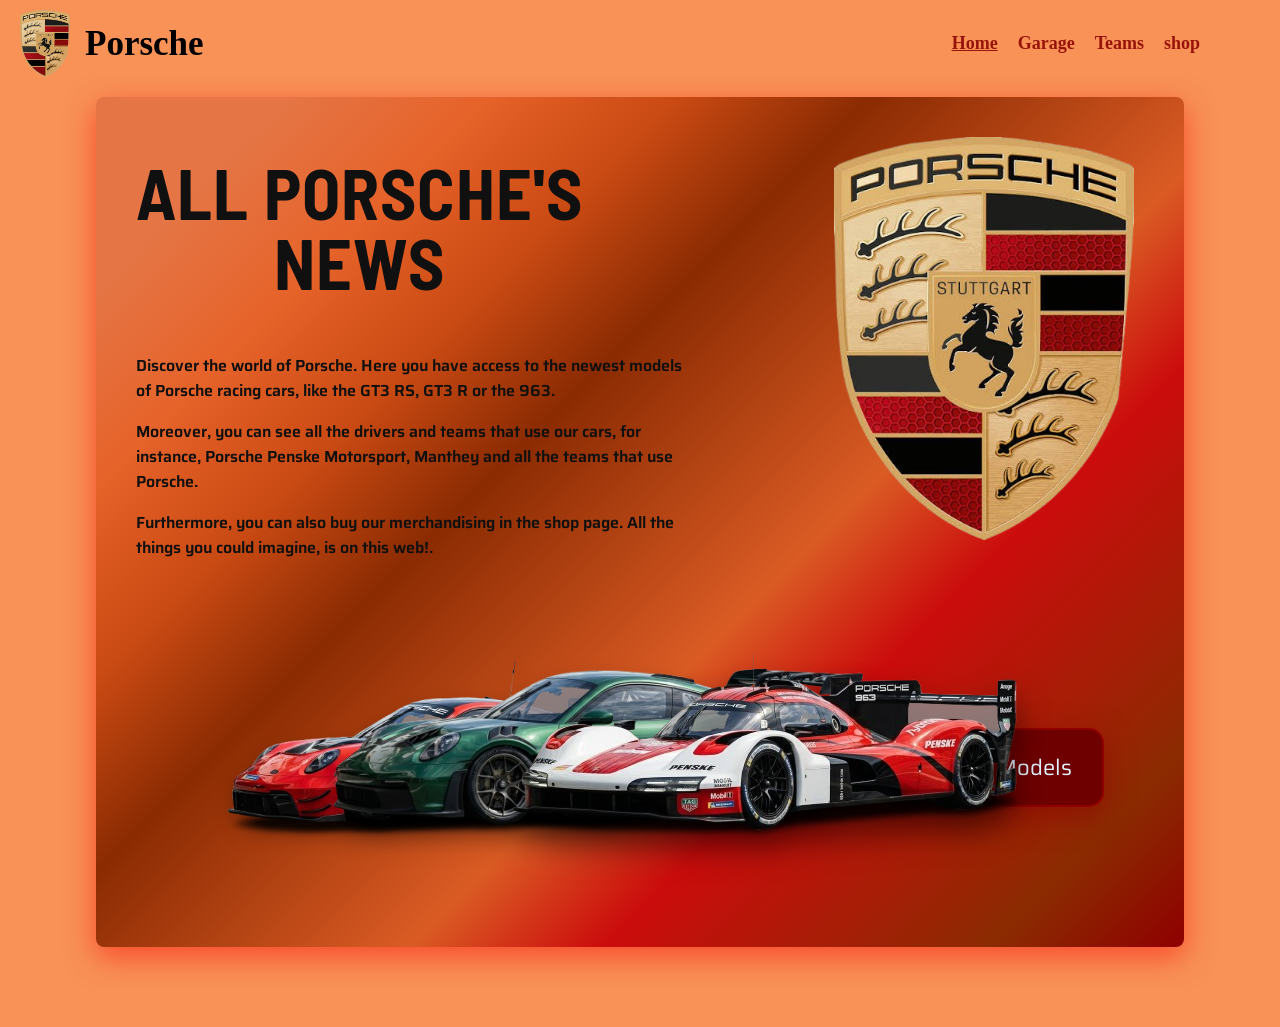
<file: index.html>
<!doctype html>
<html lang="en">
  <head>
    <meta charset="UTF-8" />
    <meta name="viewport" content="width=device-width, initial-scale=1.0" />
    <title>Porsche</title>
    <link rel="stylesheet" href="Porsche-styles.css" />
  </head>
  <body>
    <header>
      <div class="logo-span-header">
        <img
          src="porsche images\logo_porsche-removebg-preview.png"
          alt="logo-porsche"
        />
        <span>Porsche</span>
      </div>

      <nav class="nav-rapida">
        <a class="active" href="index.html">Home</a>
        <a href="garage-porsche.html">Garage</a>
        <a href="teams.html">Teams</a>
        <a href="porsche-shop.html">shop</a>
      </nav>
    </header>
    <main>
      <div class="h1-home">
        <h1>
          All Porsche's<br />
          News
        </h1>
      </div>
      <div class="p-intro-home">
        <p>
          Discover the world of Porsche. Here you have access to the newest
          models of Porsche racing cars, like the GT3 RS, GT3 R or the 963.
        </p>
        <p>
          Moreover, you can see all the drivers and teams that use our cars, for
          instance, Porsche Penske Motorsport, Manthey and all the teams that
          use Porsche.
        </p>
        <p>
          Furthermore, you can also buy our merchandising in the shop page. All
          the things you could imagine, is on this web!.
        </p>
      </div>
      <div class="logo-main-home">
        <img src="porsche images\logo_porsche-removebg-preview.png" />
      </div>
      <div class="coches-home">
        <img
          class="gt3-r"
          src="porsche images\Gemini_Generated_Image_kulfz8kulfz8kulf-removebg-preview.png"
        />
        <img
          class="porsche-963"
          src="porsche images\Gemini_Generated_Image_7p9y5t7p9y5t7p9y-removebg-preview.png"
        />
        <img
          class="gt3-rs"
          src="porsche images\Gemini_Generated_Image_4prryj4prryj4prr-removebg-preview.png"
        />
      </div>
      <div class="explore-models-home">
        <a href="garage-porsche.html">Explore Models</a>
      </div>
    </main>
  </body>
</html>
</file>
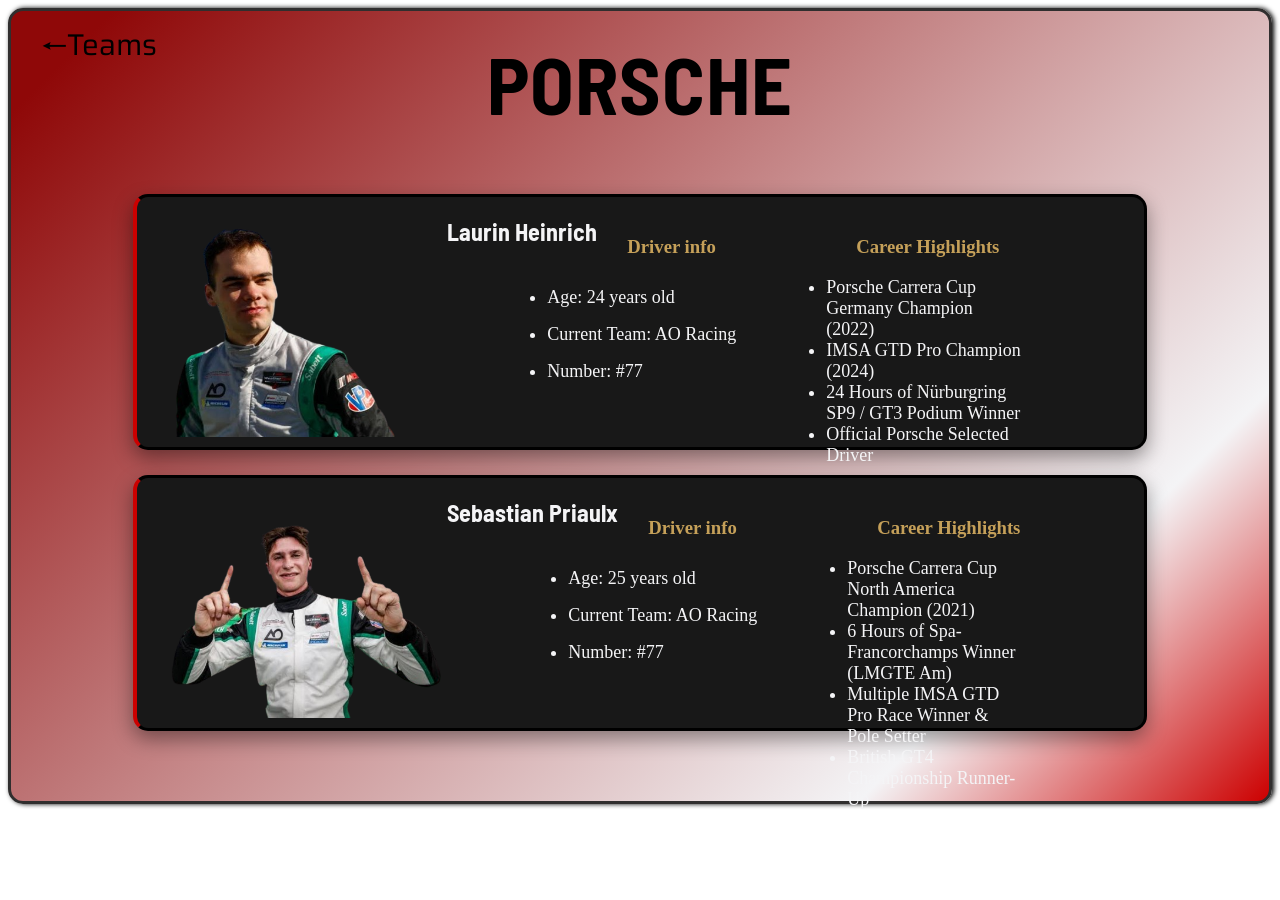
<file: ao-racing.html>
<!doctype html>
<html lang="en">
  <head>
    <meta charset="UTF-8" />
    <meta name="viewport" content="width=device-width, initial-scale=1.0" />
    <title>AO Racing Drivers</title>
    <link rel="stylesheet" href="drivers.css" />
  </head>
  <body>
    <main>
      <nav class="acceso-directo">
        <a href="teams.html">←Teams</a>
      </nav>

      <h1>Porsche</h1>
      <section class="pilotos">
        <div class="piloto">
          <div class="imagen-piloto">
            <img
              src="porsche images\Laurin_Heinrich_ao_racing-removebg-preview.png"
              alt="Laurin Heinrich"
            />
          </div>
          <h2>Laurin Heinrich</h2>
          <div class="datos-piloto">
            <h3>Driver info</h3>
            <ul>
              <li>Age: 24 years old</li>
              <li>Current Team: AO Racing</li>
              <li>Number: #77</li>
            </ul>
          </div>

          <div class="palmares-piloto">
            <h3 class="highlights">Career Highlights</h3>
            <ul>
              <li>Porsche Carrera Cup Germany Champion (2022)</li>
              <li>IMSA GTD Pro Champion (2024)</li>
              <li>24 Hours of Nürburgring SP9 / GT3 Podium Winner</li>
              <li>Official Porsche Selected Driver</li>
            </ul>
          </div>
        </div>

        <div class="piloto">
          <div class="imagen-piloto">
            <img
              src="porsche images\Sebastian_Priaulx_ao_racing-removebg-preview.png"
              alt="Sebastian Priaulx"
            />
          </div>
          <h2>Sebastian Priaulx</h2>
          <div class="datos-piloto">
            <h3>Driver info</h3>
            <ul>
              <li>Age: 25 years old</li>
              <li>Current Team: AO Racing</li>
              <li>Number: #77</li>
            </ul>
          </div>

          <div class="palmares-piloto">
            <h3 class="highlights">Career Highlights</h3>
            <ul>
              <li>Porsche Carrera Cup North America Champion (2021)</li>
              <li>6 Hours of Spa-Francorchamps Winner (LMGTE Am)</li>
              <li>Multiple IMSA GTD Pro Race Winner & Pole Setter</li>
              <li>British GT4 Championship Runner-Up</li>
            </ul>
          </div>
        </div>
      </section>
    </main>
  </body>
</html>
</file>
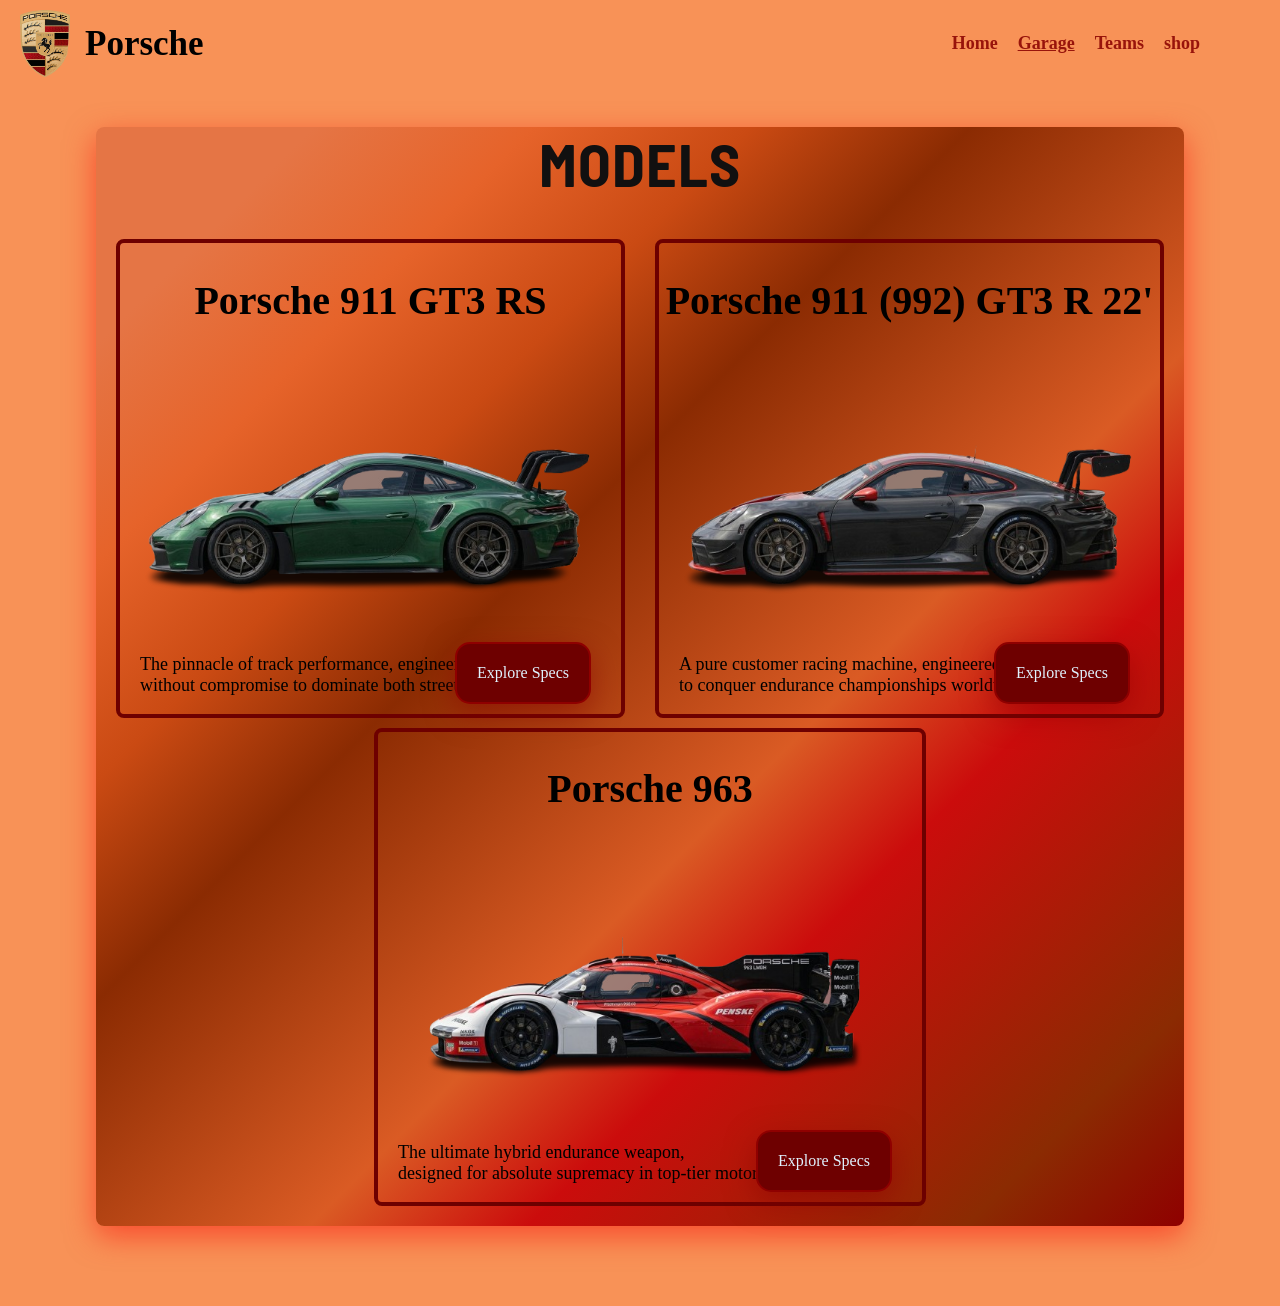
<file: garage-porsche.html>
<!doctype html>
<html lang="en">
  <head>
    <meta charset="UTF-8" />
    <meta name="viewport" content="width=device-width, initial-scale=1.0" />
    <title>Porsche Garage</title>
    <link rel="stylesheet" href="Porsche-styles.css" />
  </head>
  <body>
    <header>
      <div class="logo-span-header">
        <img
          src="porsche images\logo_porsche-removebg-preview.png"
          alt="logo-porsche"
        />
        <span>Porsche</span>
      </div>

      <nav class="nav-rapida">
        <a href="index.html">Home</a>
        <a class="active" href="garage-porsche.html">Garage</a>
        <a href="teams.html">Teams</a>
        <a href="porsche-shop.html">shop</a>
      </nav>
    </header>
    <main>
      <h1>Models</h1>
      <section class="models">
        <div class="models-fila1">
          <div class="model">
            <h2>Porsche 911 GT3 RS</h2>
            <img
              src="porsche images\Gemini_Generated_Image_3wwn4v3wwn4v3wwn-removebg-preview.png"
              alt="porsche gt3 rs model"
            />
            <p>
              The pinnacle of track performance, engineered<br />
              without compromise to dominate both street and circuit.
            </p>
            <a href="models.html">Explore Specs</a>
          </div>

          <div class="model" id="gt3r">
            <h2>Porsche 911 (992) GT3 R 22'</h2>
            <img
              src="porsche images\Gemini_Generated_Image_craod4craod4crao-removebg-preview.png"
              alt="porsche gt3 r model"
            />
            <p>
              A pure customer racing machine, engineered exclusively<br />
              to conquer endurance championships worldwide.
            </p>
            <a href="models-gt3rs.html">Explore Specs</a>
          </div>
        </div>

        <div class="models-fila2">
          <div class="model" id="porsche-963">
            <h2>Porsche 963</h2>
            <img
              src="porsche images\Gemini_Generated_Image_o6g64vo6g64vo6g6-removebg-preview.png"
              alt="porsche 963 model"
            />
            <p>
              The ultimate hybrid endurance weapon,<br />
              designed for absolute supremacy in top-tier motorsport.
            </p>
            <a href="models-963.html">Explore Specs</a>
          </div>
        </div>
      </section>
    </main>
  </body>
</html>
</file>
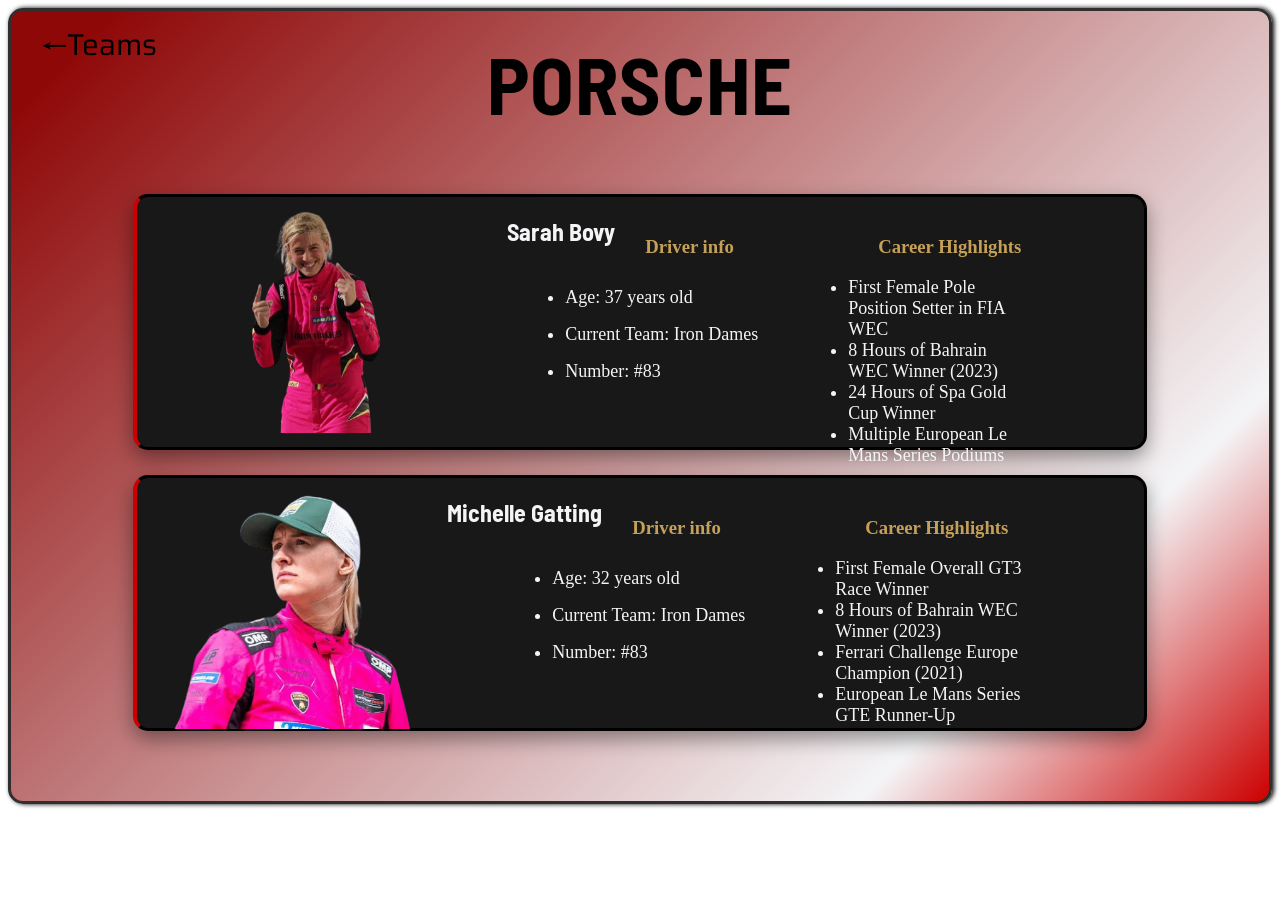
<file: iron-dames-drivers.html>
<!doctype html>
<html lang="en">
  <head>
    <meta charset="UTF-8" />
    <meta name="viewport" content="width=device-width, initial-scale=1.0" />
    <title>AO Racing Drivers</title>
    <link rel="stylesheet" href="drivers.css" />
  </head>
  <body>
    <main>
      <nav class="acceso-directo">
        <a href="teams.html">←Teams</a>
      </nav>

      <h1>Porsche</h1>
      <section class="pilotos">
        <div class="piloto">
          <div class="imagen-piloto">
            <img class="sarah-bovy"
              src="porsche images\Sarah_Bovy_iron_dames-removebg-preview.png"
              alt="Sarah Bovy"
            />
          </div>
          <h2>Sarah Bovy</h2>
          <div class="datos-piloto">
            <h3>Driver info</h3>
            <ul>
              <li>Age: 37 years old</li>
              <li>Current Team: Iron Dames</li>
              <li>Number: #83</li>
            </ul>
          </div>

          <div class="palmares-piloto">
            <h3 class="highlights">Career Highlights</h3>
            <ul>
              <li>First Female Pole Position Setter in FIA WEC</li>
              <li>8 Hours of Bahrain WEC Winner (2023)</li>
              <li>24 Hours of Spa Gold Cup Winner</li>
              <li>Multiple European Le Mans Series Podiums</li>
            </ul>
          </div>
        </div>

        <div class="piloto">
          <div class="imagen-piloto">
            <img class="michelle-gatting"
              src="porsche images\Michelle_Gatting_iron_dames-removebg-preview.png"
              alt="Michelle Gatting"
            />
          </div>
          <h2>Michelle Gatting</h2>
          <div class="datos-piloto">
            <h3>Driver info</h3>
            <ul>
              <li>Age: 32 years old</li>
              <li>Current Team: Iron Dames</li>
              <li>Number: #83</li>
            </ul>
          </div>

          <div class="palmares-piloto">
            <h3 class="highlights">Career Highlights</h3>
            <ul>
              <li>First Female Overall GT3 Race Winner</li>
              <li>8 Hours of Bahrain WEC Winner (2023)</li>
              <li>Ferrari Challenge Europe Champion (2021)</li>
              <li>European Le Mans Series GTE Runner-Up</li>
            </ul>
          </div>
        </div>
      </section>
    </main>
  </body>
</html>
</file>
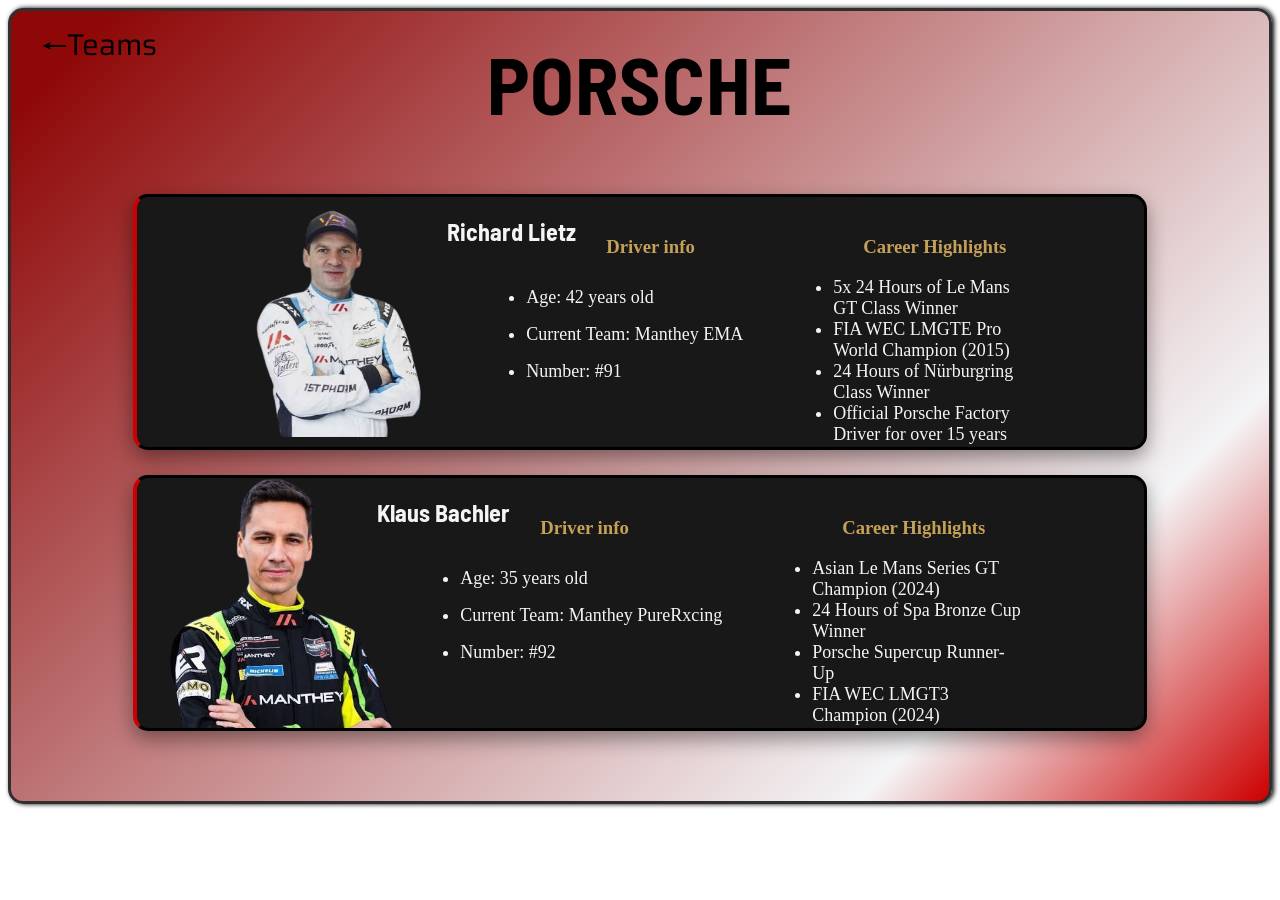
<file: manthey-drivers.html>
<!doctype html>
<html lang="en">
  <head>
    <meta charset="UTF-8" />
    <meta name="viewport" content="width=device-width, initial-scale=1.0" />
    <title>Manthey Drivers</title>
    <link rel="stylesheet" href="drivers.css" />
  </head>
  <body>
    <main>
      <nav class="acceso-directo">
        <a href="teams.html">←Teams</a>
      </nav>

      <h1>Porsche</h1>
      <section class="pilotos">
        <div class="piloto">
          <div class="imagen-piloto">
            <img
              src="porsche images\richard_lietz_manthey-removebg-preview.png"
              alt="richard lietz"
            />
          </div>
          <h2>Richard Lietz</h2>
          <div class="datos-piloto">
            <h3>Driver info</h3>
            <ul>
              <li>Age: 42 years old</li>
              <li>Current Team: Manthey EMA</li>
              <li>Number: #91</li>
            </ul>
          </div>

          <div class="palmares-piloto">
            <h3 class="highlights">Career Highlights</h3>
            <ul>
              <li>5x 24 Hours of Le Mans GT Class Winner</li>
              <li>FIA WEC LMGTE Pro World Champion (2015)</li>
              <li>24 Hours of Nürburgring Class Winner</li>
              <li>Official Porsche Factory Driver for over 15 years</li>
            </ul>
          </div>
        </div>

        <div class="piloto">
          <div class="imagen-piloto">
            <img class="klaus-bachler"
              src="porsche images\klaus_bachler_manthey-removebg-preview.png"
              alt="klaus bachler"
            />
          </div>
          <h2>Klaus Bachler</h2>
          <div class="datos-piloto">
            <h3>Driver info</h3>
            <ul>
              <li>Age: 35 years old</li>
              <li>Current Team: Manthey PureRxcing</li>
              <li>Number: #92</li>
            </ul>
          </div>

          <div class="palmares-piloto">
            <h3 class="highlights">Career Highlights</h3>
            <ul>
              <li>Asian Le Mans Series GT Champion (2024)</li>
              <li>24 Hours of Spa Bronze Cup Winner</li>
              <li>Porsche Supercup Runner-Up</li>
              <li>FIA WEC LMGT3 Champion (2024)</li>
            </ul>
          </div>
        </div>
      </section>
    </main>
  </body>
</html>
</file>
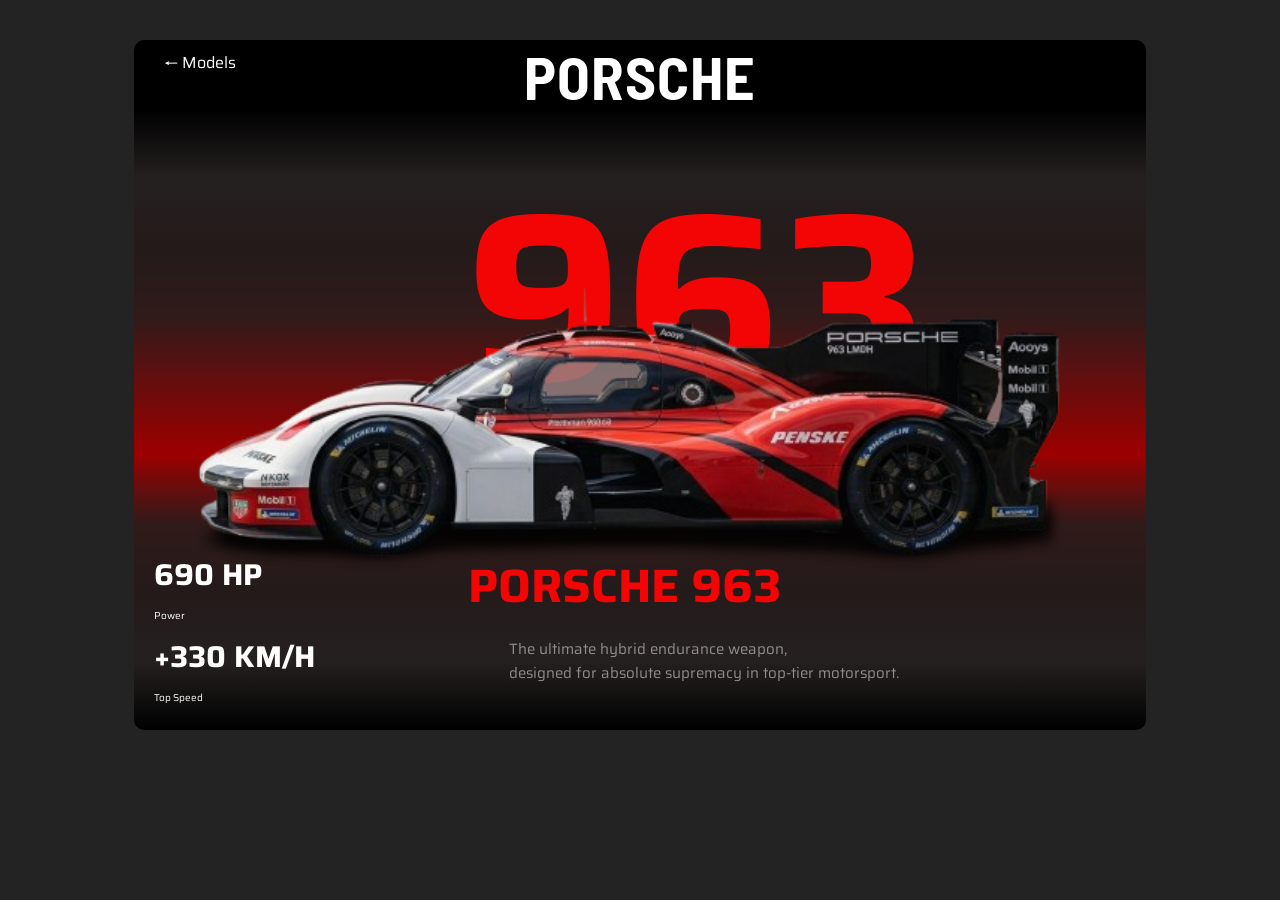
<file: models-963.html>
<!doctype html>
<html lang="en">
  <head>
    <meta charset="UTF-8" />
    <meta name="viewport" content="width=device-width, initial-scale=1.0" />
    <title>963</title>
    <link rel="stylesheet" href="models.css" />
  </head>
  <body>
    <main>
      <div class="acceso-directo">
        <a href="garage-porsche.html">← Models</a>
      </div>
      <div class="porsche-h1">
        <h1>Porsche</h1>
      </div>
      <div class="nombre-modelo-963">
        <h2>963</h2>
      </div>
      <div class="foto-coche">
        <img
          src="porsche images\Gemini_Generated_Image_o6g64vo6g64vo6g6-removebg-preview.png"
          alt="porsche-963"
        />
      </div>
      <div class="nombre-modelo-completo">
        <h3>Porsche 963</h3>
      </div>
      <div class="parrafo-corto">
        <p>
          The ultimate hybrid endurance weapon,<br />
          designed for absolute supremacy in top-tier motorsport.
        </p>
      </div>
      <div class="estadisticas">
        <h3>690 HP</h3>
        <p>Power</p>
        <h3>+330 KM/H</h3>
        <p>Top Speed</p>
      </div>
    </main>
  </body>
</html>
</file>
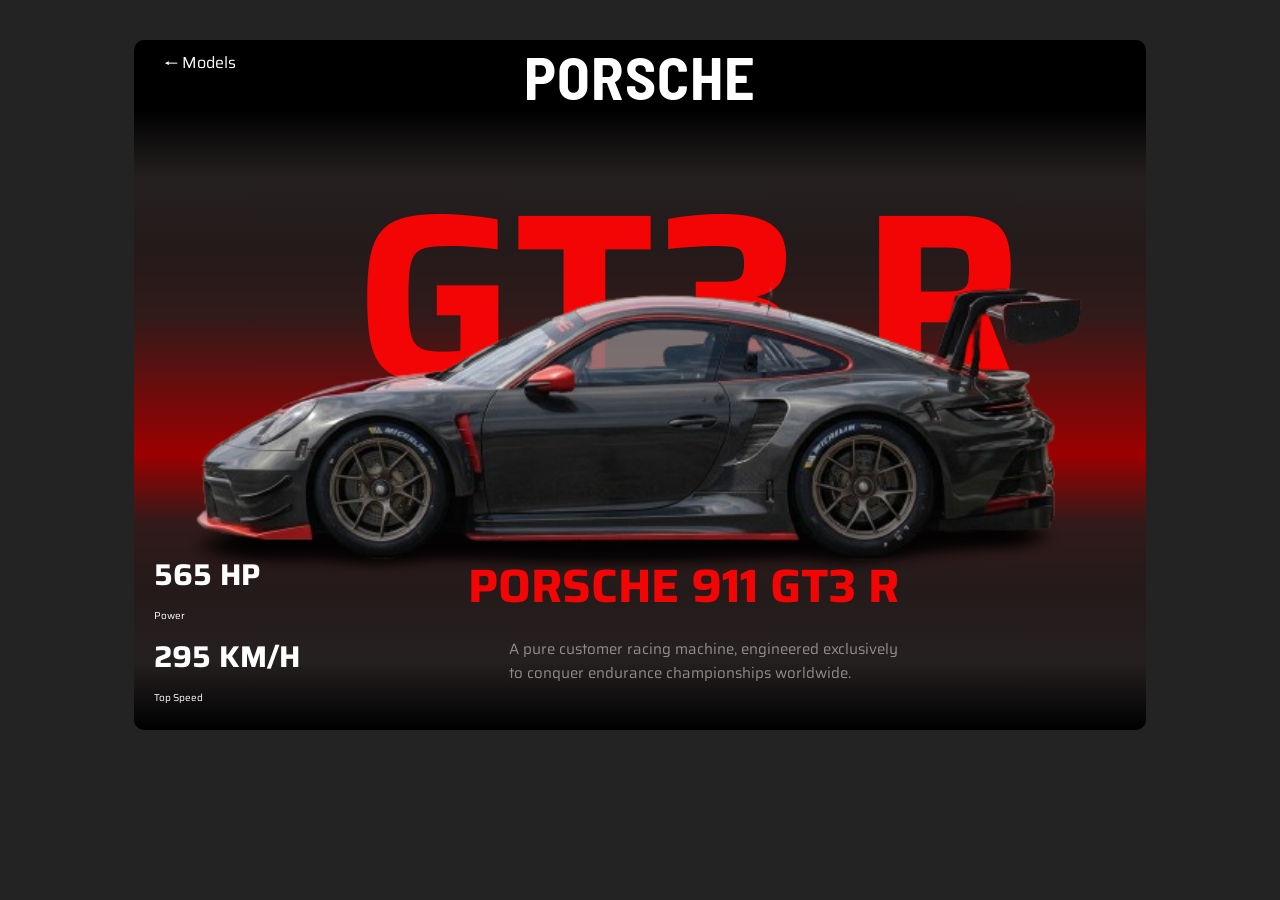
<file: models-gt3rs.html>
<!doctype html>
<html lang="en">
  <head>
    <meta charset="UTF-8" />
    <meta name="viewport" content="width=device-width, initial-scale=1.0" />
    <title>GT3 R</title>
    <link rel="stylesheet" href="models.css" />
  </head>
  <body>
    <main>
      <div class="acceso-directo">
        <a href="garage-porsche.html">← Models</a>
      </div>
      <div class="porsche-h1">
        <h1>Porsche</h1>
      </div>
      <div class="nombre-modelo">
        <h2>GT3 R</h2>
      </div>
      <div class="foto-coche">
        <img
          src="porsche images\Gemini_Generated_Image_craod4craod4crao-removebg-preview.png"
          alt="porsche-gt3r"
        />
      </div>
      <div class="nombre-modelo-completo">
        <h3>Porsche 911 GT3 R</h3>
      </div>
      <div class="parrafo-corto">
        <p>
          A pure customer racing machine, engineered exclusively<br />
          to conquer endurance championships worldwide.
        </p>
      </div>
      <div class="estadisticas">
        <h3>565 HP</h3>
        <p>Power</p>
        <h3>295 KM/H</h3>
        <p>Top Speed</p>
      </div>
    </main>
  </body>
</html>
</file>
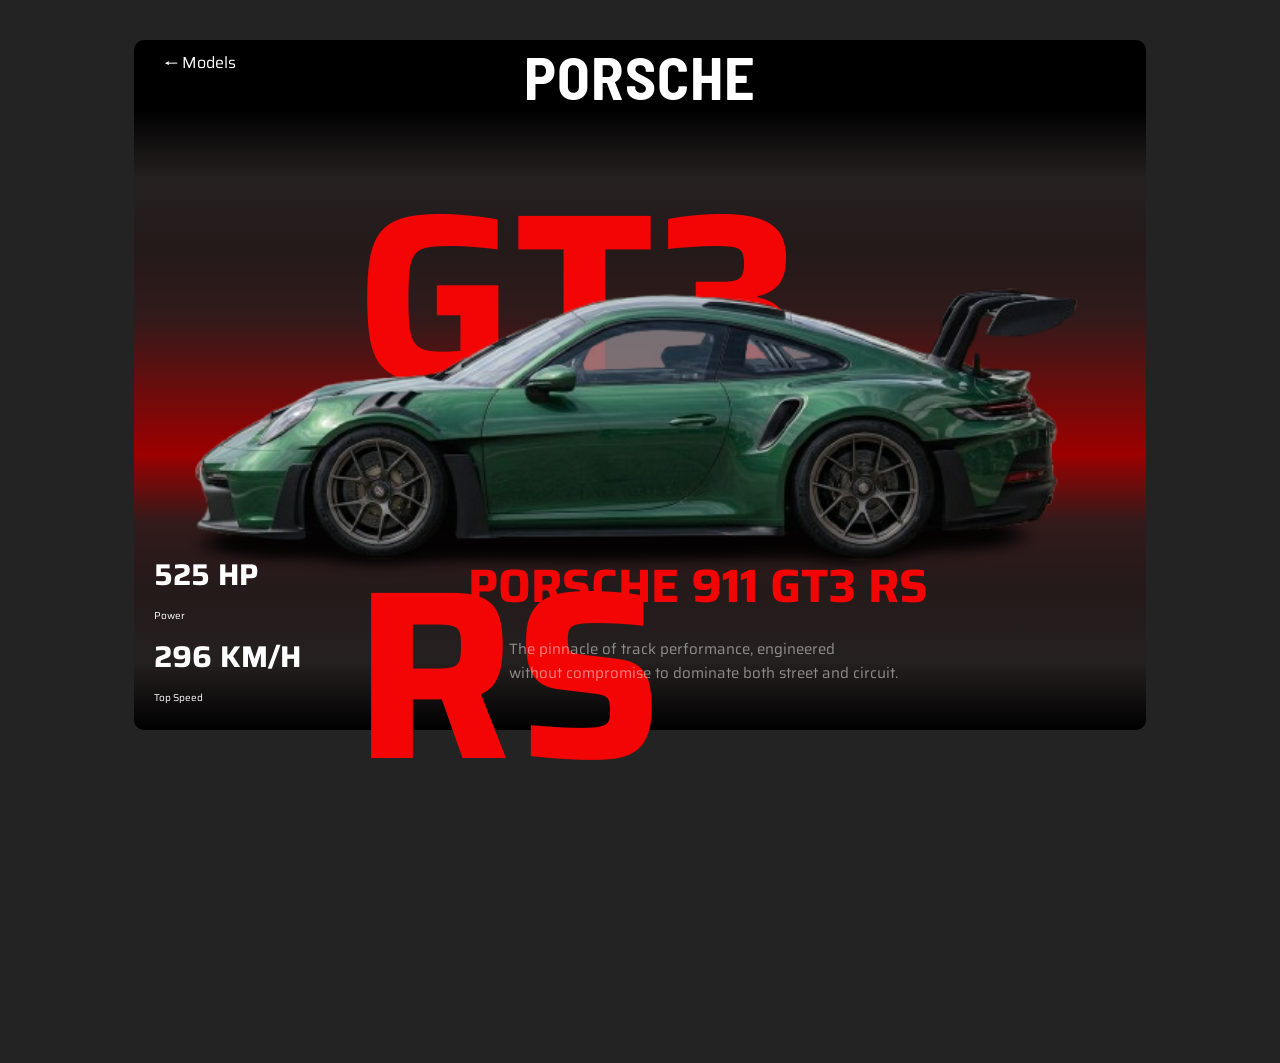
<file: models.html>
<!doctype html>
<html lang="en">
  <head>
    <meta charset="UTF-8" />
    <meta name="viewport" content="width=device-width, initial-scale=1.0" />
    <title>Porsche GT3 RS</title>
    <link rel="stylesheet" href="models.css" />
  </head>
  <body>
    <main>
      <div class="acceso-directo">
        <a href="garage-porsche.html">← Models</a>
      </div>

      <h1>Porsche</h1>

      <div class="nombre-modelo">
        <h2>GT3 RS</h2>
      </div>

      <div class="foto-coche">
        <img
          src="porsche images\Gemini_Generated_Image_3wwn4v3wwn4v3wwn-removebg-preview.png"
          alt="Porsche GT3 RS"
        />
      </div>

      <div class="estadisticas">
        <h3>525 HP</h3>
        <p>Power</p>
        <h3>296 KM/H</h3>
        <p>Top Speed</p>
      </div>

      <div class="nombre-modelo-completo">
        <h3>Porsche 911 GT3 RS</h3>
      </div>

      <div class="parrafo-corto">
        <p>
          The pinnacle of track performance, engineered<br />
          without compromise to dominate both street and circuit.
        </p>
      </div>
    </main>
  </body>
</html>
</file>
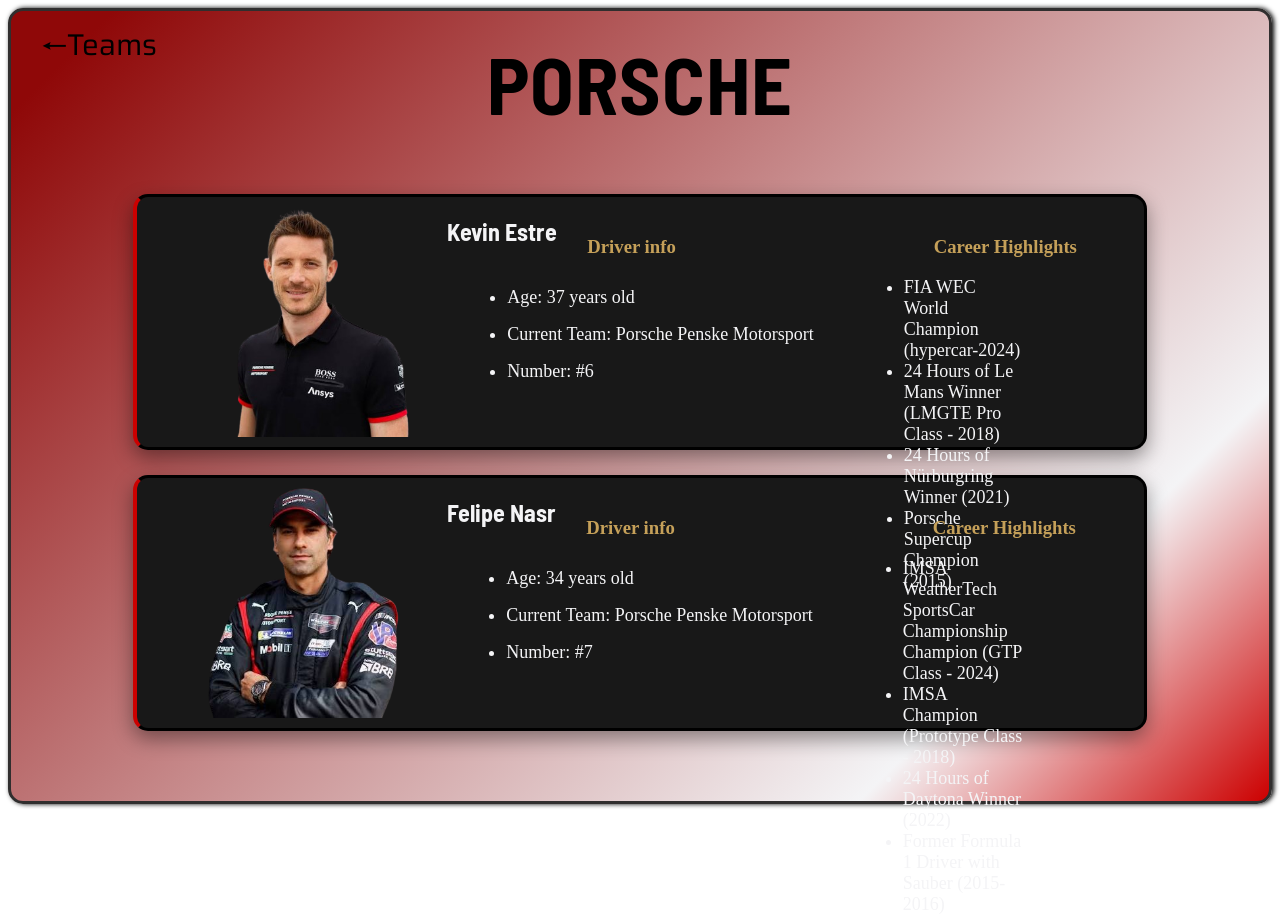
<file: porsche-penske-drivers.html>
<!doctype html>
<html lang="en">
  <head>
    <meta charset="UTF-8" />
    <meta name="viewport" content="width=device-width, initial-scale=1.0" />
    <title>Porsche Penske Motorsport Drivers</title>
    <link rel="stylesheet" href="drivers.css" />
  </head>
  <body>
    <main>
      <nav class="acceso-directo">
        <a href="teams.html">←Teams</a>
      </nav>

      <h1>Porsche</h1>
      <section class="pilotos">
        <div class="piloto">
          <div class="imagen-piloto">
            <img
              src="porsche images\kevin_estre-removebg-preview.png"
              alt="kevin estre"
            />
          </div>
          <h2>Kevin Estre</h2>
          <div class="datos-piloto">
            <h3>Driver info</h3>
            <ul>
              <li>Age: 37 years old</li>
              <li>Current Team: Porsche Penske Motorsport</li>
              <li>Number: #6</li>
            </ul>
          </div>

          <div class="palmares-piloto">
            <h3 class="highlights">Career Highlights</h3>
            <ul>
              <li>FIA WEC World Champion (hypercar-2024)</li>
              <li>24 Hours of Le Mans Winner (LMGTE Pro Class - 2018)</li>
              <li>24 Hours of Nürburgring Winner (2021)</li>
              <li>Porsche Supercup Champion (2015)</li>
            </ul>
          </div>
        </div>

        <div class="piloto">
          <div class="imagen-piloto">
            <img
              src="porsche images\felipe_nasr-removebg-preview.png"
              alt="felipe nasr"
            />
          </div>
          <h2>Felipe Nasr</h2>
          <div class="datos-piloto">
            <h3>Driver info</h3>
            <ul>
              <li>Age: 34 years old</li>
              <li>Current Team: Porsche Penske Motorsport</li>
              <li>Number: #7</li>
            </ul>
          </div>

          <div class="palmares-piloto">
            <h3 class="highlights">Career Highlights</h3>
            <ul>
              <li>
                IMSA WeatherTech SportsCar Championship Champion (GTP Class -
                2024)
              </li>
              <li>IMSA Champion (Prototype Class - 2018)</li>
              <li>24 Hours of Daytona Winner (2022)</li>
              <li>Former Formula 1 Driver with Sauber (2015-2016)</li>
            </ul>
          </div>
        </div>
      </section>
    </main>
  </body>
</html>
</file>
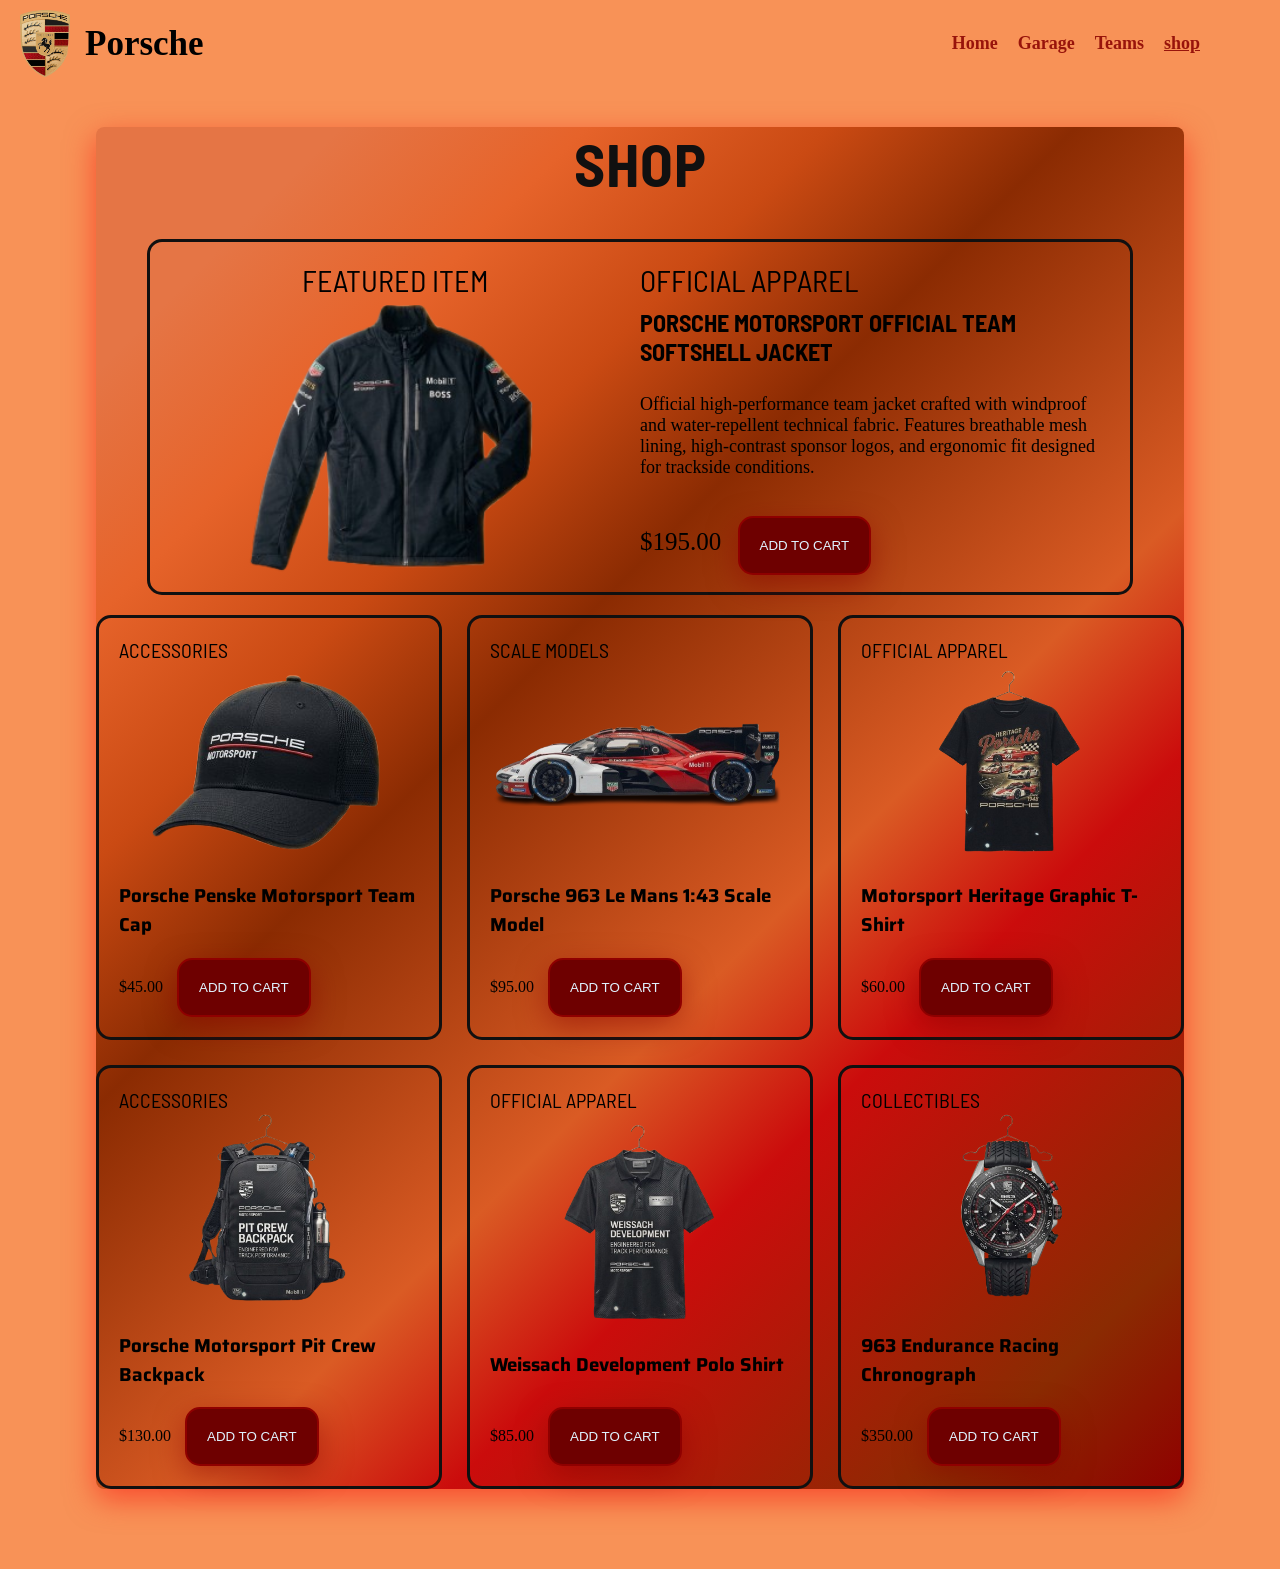
<file: porsche-shop.html>
<!doctype html>
<html lang="en">
  <head>
    <meta charset="UTF-8" />
    <meta name="viewport" content="width=device-width, initial-scale=1.0" />
    <title>Shop</title>
    <link rel="stylesheet" href="Porsche-styles.css" />
  </head>
  <body>
    <header>
      <div class="logo-span-header">
        <img
          src="porsche images\logo_porsche-removebg-preview.png"
          alt="logo-porsche"
        />
        <span>Porsche</span>
      </div>

      <nav class="nav-rapida">
        <a href="index.html">Home</a>
        <a href="garage-porsche.html">Garage</a>
        <a href="teams.html">Teams</a>
        <a class="active" href="porsche-shop.html">shop</a>
      </nav>
    </header>
    <main>
      <h1>Shop</h1>
      <section class="hero-product">
        <div class="foto-producto">
          <span class="featured">FEATURED ITEM</span>
          <img
            src="porsche images\Gemini_Generated_Image_snkch2snkch2snkc-removebg-preview.png"
            alt="porsche jacket"
          />
        </div>
        <div class="hero-info">
          <span class="oficial-apparel">OFFICIAL APPAREL</span>
          <h2>Porsche Motorsport Official Team Softshell Jacket</h2>
          <p>
            Official high-performance team jacket crafted with windproof and
            water-repellent technical fabric. Features breathable mesh lining,
            high-contrast sponsor logos, and ergonomic fit designed for
            trackside conditions.
          </p>

          <div class="hero-purchase">
            <span class="hero-price">$195.00</span>
            <button class="btn-hero">ADD TO CART</button>
          </div>
        </div>
      </section>
      <section class="shop-grid">
        <article class="product-card">
          <span class="card-category">ACCESSORIES</span>
          <div class="card-img-container">
            <img
              src="porsche images\Gemini_Generated_Image_gud8z6gud8z6gud8-removebg-preview.png"
              alt="gorra"
              class="card-img"
            />
          </div>
          <h3 class="card-title">Porsche Penske Motorsport Team Cap</h3>
          <div class="card-footer">
            <span class="card-price">$45.00</span>
            <button class="btn-card-cart">ADD TO CART</button>
          </div>
        </article>
        <article class="product-card">
          <span class="card-category">SCALE MODELS</span>
          <div class="card-img-container">
            <img
              src="porsche images\Gemini_Generated_Image_v7rimgv7rimgv7ri-removebg-preview.png"
              alt="963 escala"
              class="card-img"
            />
          </div>
          <h3 class="card-title">Porsche 963 Le Mans 1:43 Scale Model</h3>
          <div class="card-footer">
            <span class="card-price">$95.00</span>
            <button class="btn-card-cart">ADD TO CART</button>
          </div>
        </article>
        <article class="product-card">
          <span class="card-category">OFFICIAL APPAREL</span>
          <div class="card-img-container">
            <img
              src="porsche images\Gemini_Generated_Image_mzr1pcmzr1pcmzr1-removebg-preview.png"
              alt="motorsport heritage"
              class="card-img"
            />
          </div>
          <h3 class="card-title">Motorsport Heritage Graphic T-Shirt</h3>
          <div class="card-footer">
            <span class="card-price">$60.00</span>
            <button class="btn-card-cart">ADD TO CART</button>
          </div>
        </article>
        <article class="product-card">
          <span class="card-category">ACCESSORIES</span>
          <div class="card-img-container">
            <img
              src="porsche images\Gemini_Generated_Image_is1ks3is1ks3is1k-removebg-preview.png"
              alt="Porsche Motorsport Pit Crew Backpack"
              class="card-img"
            />
          </div>
          <h3 class="card-title">Porsche Motorsport Pit Crew Backpack</h3>
          <div class="card-footer">
            <span class="card-price">$130.00</span>
            <button class="btn-card-cart">ADD TO CART</button>
          </div>
        </article>
        <article class="product-card">
          <span class="card-category">OFFICIAL APPAREL</span>
          <div class="card-img-container">
            <img
              src="porsche images\Gemini_Generated_Image_vmlelnvmlelnvmle-removebg-preview.png"
              alt="Weissach Development Polo Shirt"
              class="card-img"
            />
          </div>
          <h3 class="card-title">Weissach Development Polo Shirt</h3>
          <div class="card-footer">
            <span class="card-price">$85.00</span>
            <button class="btn-card-cart">ADD TO CART</button>
          </div>
        </article>
        <article class="product-card">
          <span class="card-category">COLLECTIBLES</span>
          <div class="card-img-container">
            <img
              src="porsche images\Gemini_Generated_Image_q575yyq575yyq575-removebg-preview.png"
              alt="963 Endurance Racing Chronograph"
              class="card-img"
            />
          </div>
          <h3 class="card-title">963 Endurance Racing Chronograph</h3>
          <div class="card-footer">
            <span class="card-price">$350.00</span>
            <button class="btn-card-cart">ADD TO CART</button>
          </div>
        </article>
      </section>
    </main>
  </body>
</html>
</file>
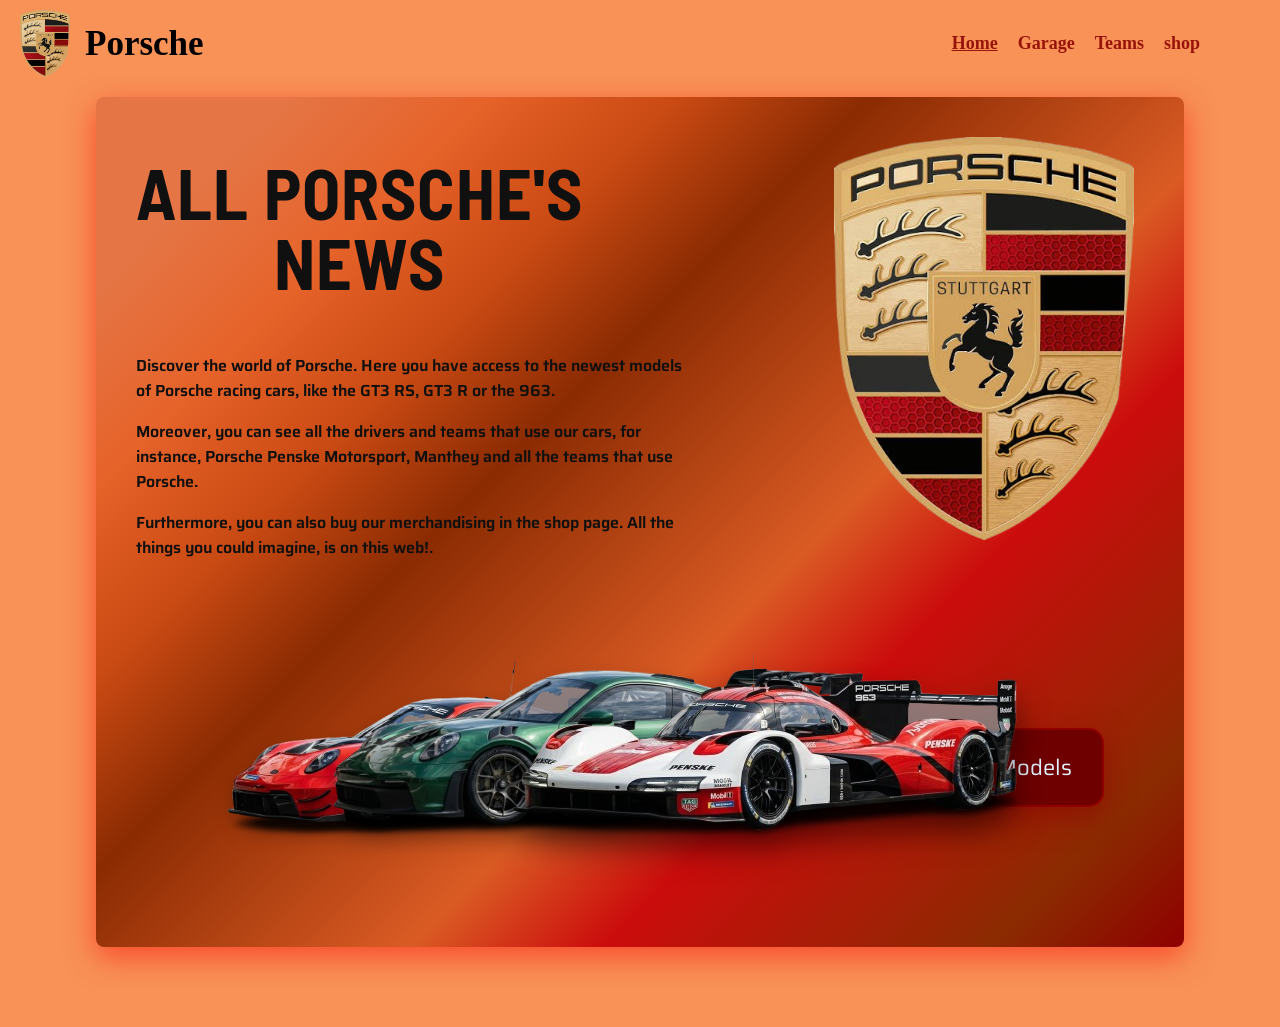
<file: Porsche.html>
<!doctype html>
<html lang="en">
  <head>
    <meta charset="UTF-8" />
    <meta name="viewport" content="width=device-width, initial-scale=1.0" />
    <title>Porsche</title>
    <link rel="stylesheet" href="Porsche-styles.css" />
  </head>
  <body>
    <header>
      <div class="logo-span-header">
        <img
          src="porsche images\logo_porsche-removebg-preview.png"
          alt="logo-porsche"
        />
        <span>Porsche</span>
      </div>

      <nav class="nav-rapida">
        <a class="active" href="Porsche.html">Home</a>
        <a href="garage-porsche.html">Garage</a>
        <a href="teams.html">Teams</a>
        <a href="porsche-shop.html">shop</a>
      </nav>
    </header>
    <main>
      <div class="h1-home">
        <h1>
          All Porsche's<br />
          News
        </h1>
      </div>
      <div class="p-intro-home">
        <p>
          Discover the world of Porsche. Here you have access to the newest
          models of Porsche racing cars, like the GT3 RS, GT3 R or the 963.
        </p>
        <p>
          Moreover, you can see all the drivers and teams that use our cars, for
          instance, Porsche Penske Motorsport, Manthey and all the teams that
          use Porsche.
        </p>
        <p>
          Furthermore, you can also buy our merchandising in the shop page. All
          the things you could imagine, is on this web!.
        </p>
      </div>
      <div class="logo-main-home">
        <img src="porsche images\logo_porsche-removebg-preview.png" />
      </div>
      <div class="coches-home">
        <img
          class="gt3-r"
          src="porsche images\Gemini_Generated_Image_kulfz8kulfz8kulf-removebg-preview.png"
        />
        <img
          class="porsche-963"
          src="porsche images\Gemini_Generated_Image_7p9y5t7p9y5t7p9y-removebg-preview.png"
        />
        <img
          class="gt3-rs"
          src="porsche images\Gemini_Generated_Image_4prryj4prryj4prr-removebg-preview.png"
        />
      </div>
      <div class="explore-models-home">
        <a href="garage-porsche.html">Explore Models</a>
      </div>
    </main>
  </body>
</html>
</file>
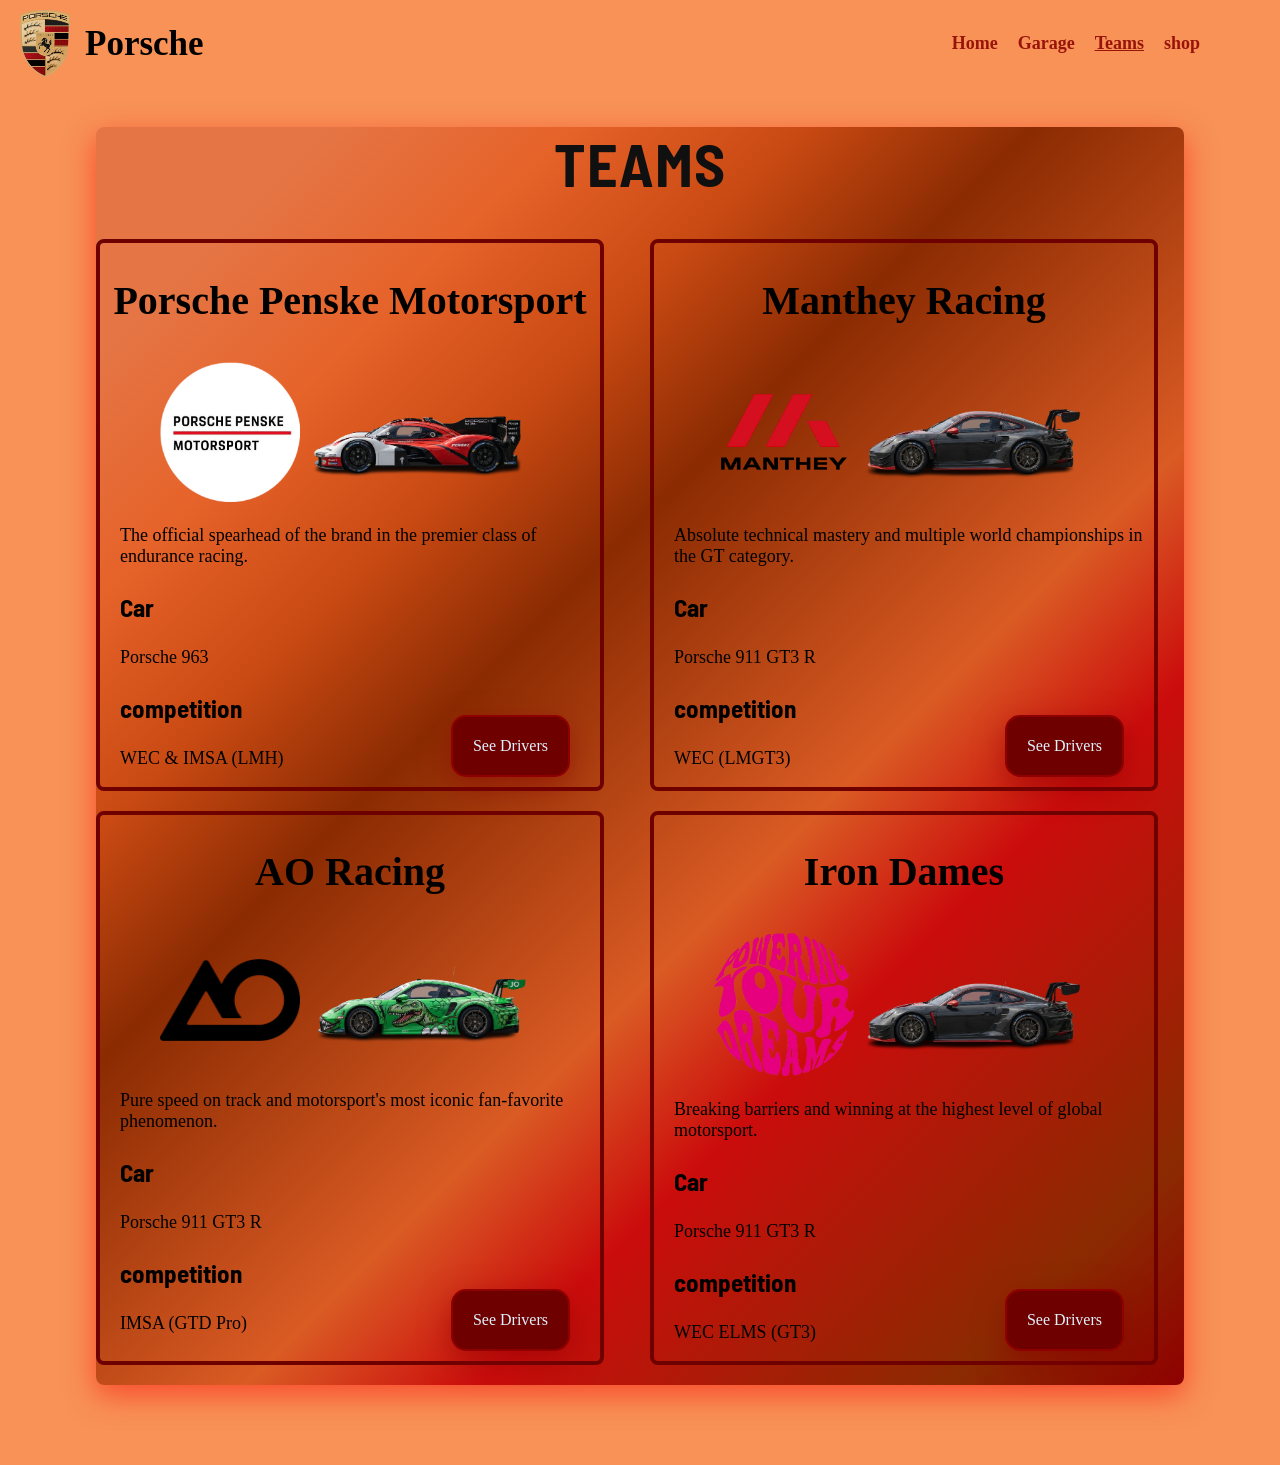
<file: teams.html>
<!doctype html>
<html lang="en">
  <head>
    <meta charset="UTF-8" />
    <meta name="viewport" content="width=device-width, initial-scale=1.0" />
    <title>Porsche</title>
    <link rel="stylesheet" href="Porsche-styles.css" />
  </head>
  <body>
    <header>
      <div class="logo-span-header">
        <img
          src="porsche images\logo_porsche-removebg-preview.png"
          alt="logo-porsche"
        />
        <span>Porsche</span>
      </div>

      <nav class="nav-rapida">
        <a href="index.html">Home</a>
        <a href="garage-porsche.html">Garage</a>
        <a class="active" href="teams.html">Teams</a>
        <a href="porsche-shop.html">shop</a>
      </nav>
    </header>
    <main>
      <h1>Teams</h1>
      <section class="teams">
        <div class="team">
          <h2>Porsche Penske Motorsport</h2>
          <div class="imagenes-teams">
            <img
              id="logo-team"
              src="porsche images\porsche_penske_logo-removebg-preview.png"
              alt="porsche penske logo"
            />
            <img
              id="coche-team"
              src="porsche images\Gemini_Generated_Image_o6g64vo6g64vo6g6-removebg-preview.png"
              alt="porsche 963"
            />
          </div>
          <p>
            The official spearhead of the brand in the premier class of
            endurance racing.
          </p>
          <h3>Car</h3>
          <p>Porsche 963</p>
          <h3>competition</h3>
          <p>WEC & IMSA (LMH)</p>
          <a href="porsche-penske-drivers.html">See Drivers</a>
        </div>

        <div class="team">
          <h2>Manthey Racing</h2>
          <div class="imagenes-teams">
            <img
              id="logo-team"
              src="porsche images\manthey_logo-removebg-preview.png"
              alt="manthey racing logo"
            />
            <img
              id="coche-team"
              src="porsche images\Gemini_Generated_Image_craod4craod4crao-removebg-preview.png"
              alt="porsche gt3 r"
            />
          </div>
          <p>
            Absolute technical mastery and multiple world championships in the
            GT category.
          </p>
          <h3>Car</h3>
          <p>Porsche 911 GT3 R</p>
          <h3>competition</h3>
          <p>WEC (LMGT3)</p>
          <a href="manthey-drivers.html">See Drivers</a>
        </div>

        <div class="team">
          <h2>AO Racing</h2>
          <div class="imagenes-teams">
            <img
              id="logo-team"
              src="porsche images\images__2_-removebg-preview.png"
              alt="ao racing logo"
            />
            <img
              id="coche-team"
              src="porsche images\Gemini_Generated_Image_xxvdloxxvdloxxvd-removebg-preview.png"
              alt="porsche gt3 r"
            />
          </div>
          <p>
            Pure speed on track and motorsport's most iconic fan-favorite
            phenomenon.
          </p>
          <h3>Car</h3>
          <p>Porsche 911 GT3 R</p>
          <h3>competition</h3>
          <p>IMSA (GTD Pro)</p>
          <a href="ao-racing.html">See Drivers</a>
        </div>

        <div class="team">
          <h2>Iron Dames</h2>
          <div class="imagenes-teams">
            <img
              id="logo-team"
              src="porsche images\images-removebg-preview.png"
              alt="iron dames logo"
            />
            <img
              id="coche-team"
              src="porsche images\Gemini_Generated_Image_craod4craod4crao-removebg-preview.png"
              alt="porsche gt3 r"
            />
          </div>
          <p>
            Breaking barriers and winning at the highest level of global
            motorsport.
          </p>
          <h3>Car</h3>
          <p>Porsche 911 GT3 R</p>
          <h3>competition</h3>
          <p>WEC ELMS (GT3)</p>
          <a href="iron-dames-drivers.html">See Drivers</a>
        </div>
      </section>
    </main>
  </body>
</html>
</file>
<file: Porsche-styles.css>
@import url('https://fonts.googleapis.com/css2?family=Barlow+Semi+Condensed:ital,wght@0,600;0,700;1,600;1,700&family=Saira:wght@400;600&display=swap');

body {
    background-color: #f89257;
    margin: 0;
    padding: 0;
}
main {
    background: linear-gradient(135deg, #e57545 10%, #e6632a 20%, #ca4a13 30%, #8b2b02 40%, #da5b24 60%, #cb0c0c 70%, #8b2b02 90%, #8f0000 100%);
    border-radius: 8px;
    margin-top: 10px;
    position: relative;
    width: 85%;
    margin-left: auto;
    margin-right: auto;
    min-height: 850px; /* Altura perfecta para que encaje todo sin salirse */
    box-shadow: 0 10px 30px rgba(249, 3, 3, 0.50);
    margin-bottom: 80px;
}
/*//////////////////////HEADER///////////////////*/
header {
    display: flex;
    flex-direction: row;
    justify-content: space-between;
    align-items: center;
    padding: 10px 0;
}

.logo-span-header {
    display: flex;
    gap: 15px;
    margin-left: 20px;
    align-items: center;
}

.logo-span-header img {
    object-fit: contain;
    width: 50px;
}

.logo-span-header span {
    font-size: 35px;
    font-weight: 700;
}

.nav-rapida {
    display: flex;
    gap: 20px;
    margin-right: 80px;
    align-items: center;
}

.nav-rapida a {
    text-decoration: none;
    color: #98140b;
    font-weight: 600;
    font-size: 18px;
}

.active {
    text-decoration: underline !important;
}

/*/////////////////////MAIN HOME/////////////////*/

/* 1. TÍTULO PRINCIPAL */
.h1-home {
    position: absolute;
    top: 60px;
    left: 40px;
    font-family: 'Barlow Semi Condensed', sans-serif;
    letter-spacing: 1px;
    text-transform: uppercase;
    color: #111010;
    width: fit-content;
    margin: 0;
}

.h1-home h1 {
    margin: 0;
    line-height: 1;
    font-size: 70px;
}

/* 2. TEXTO DE INTRODUCCIÓN */
.p-intro-home {
    position: absolute;
    top: 240px;
    left: 40px;
    max-width: 550px; 
    font-weight: 600;
    font-family: 'Saira', sans-serif;
    color: #111010;
}

/* 3. LOGO DE LA DERECHA */
.logo-main-home img {
    object-fit: contain;
    width: 300px;
    position: absolute;
    right: 50px;
    top: 40px;
}

/* 4. COCHES (Congelados en coordenadas fijas) */
.gt3-r {
    position: absolute;
    left: 20px;
    top: 450px;
    transform: scale(0.75);
    z-index: 1;
    filter: drop-shadow(0 8px 10px rgba(0,0,0,0.25));
}

.gt3-rs {
    position: absolute;
    left: 160px;
    top: 430px;
    transform: scale(0.88);
    z-index: 2;
    filter: drop-shadow(0 12px 12px rgba(0,0,0,0.3)); 
}

.porsche-963 {
    position: absolute;
    left: 320px;
    top: 410px;
    transform: scale(1);
    z-index: 3;
    filter: drop-shadow(0 18px 15px rgba(0,0,0,0.5));
}

/* 5. BOTÓN EXPLORAR MODELOS */
.explore-models-home {
    border: 2px solid #8f0000;
    border-radius: 15px;
    box-shadow: 0 10px 30px rgba(135, 0, 0, 0.5);
    padding: 20px 30px;
    position: absolute;
    background-color: #6e0000;
    right: 80px;
    bottom: 140px;
}

.explore-models-home a {
    display: inline-block;
    color: #e0f2fe;
    font-size: 22px;
    font-family: 'Saira', cursive, sans-serif;
    text-decoration: none;
    transition: 0.3s ease;
}

.explore-models-home a:hover {
    transform: scale(1.05);
}
/*///////////////////////////////GARAGE////////////////////////////////*/
h1 {
    text-align: center;
    font-size: 60px;
    font-family: 'Barlow Semi Condensed', sans-serif;
    letter-spacing: 1px;
    text-transform: uppercase;
    color: #111010;
}
.models {
    display: flex;
    flex-direction: column;
}
.models-fila1 {
    display: flex;
    flex-direction: row;
    gap: 10px;
    margin-bottom: 10px;
    justify-content: center;
    align-items: center;
}
.model#gt3r {
    margin-right: 20px;
}
.models-fila2 {
    display: flex;
    flex-direction: row;
    justify-content: center;
    margin-bottom: 20px;
}
.model {
    border: 4px solid #6e0000;
    border-radius: 8px;
    width: 50%;
    position: relative;
    margin-left: 20px;
}
.model p {
    font-family: 'Saira'cursive, sans-serif;
    font-size: 18px;
    margin-left: 20px;
}
.model h2 {
    font-size: 40px;
    text-align: center;
}
.model img {
    display: block;
    margin: 0 auto;
    object-fit: contain;
    width: 500px;
    height: auto;
}
.model a {
    text-decoration: none;
    color: #e0f2fe;
    border: 2px solid #8f0000;
    border-radius: 15px;
    box-shadow: 0 10px 30px rgba(135, 0, 0, 0.5);
    padding: 20px;
    background-color: #6e0000;
    display: inline-block;
    font-family: 'Saira'cursive, sans-serif;
    transition: 0.3s ease;
    position: absolute;
    right: 30px;
    bottom: 10px;
}
.model a:hover {
    transform: scale(1.05);
}
/*/////////////////////////////////////////TEAMS//////////////////////////////////*/
.teams {
    display: grid;
    grid-template-columns: repeat(2, 1fr);
    gap: 20px;
    margin: 0 auto;
    width: 100%;
    max-width: 1100px;
    padding-bottom: 20px;
}
.team {
    border: 4px solid #6e0000;
    border-radius: 8px;
    width: 500px;
    position: relative;
}
.team a {
    text-decoration: none;
    color: #e0f2fe;
    border: 2px solid #8f0000;
    border-radius: 15px;
    box-shadow: 0 10px 30px rgba(135, 0, 0, 0.5);
    padding: 20px;
    background-color: #6e0000;
    display: inline-block;
    font-family: 'Saira'cursive, sans-serif;
    transition: 0.3s ease;
    position: absolute;
    right: 30px;
    bottom: 10px;
}
.team a:hover {
    transform: scale(1.05);
}
.team h2 {
    font-size: 40px;
    text-align: center;
}
#coche-team {
    object-fit: contain;
    width: 240px;
}
#logo-team {
    object-fit: contain;
    width: 140px;
}
.imagenes-teams {
    display: flex;
    flex-direction: row;
    padding: 5px 10px;
    justify-content: center;
}
.teams h2 {
    font-size: 40px;
    text-align: center;
}
.teams p {
    font-family: 'Saira'cursive, sans-serif;
    font-size: 18px;
    padding-left: 20px;
}
.teams h3 {
    font-family: 'Barlow Semi Condensed', sans-serif;
    font-size: 25px;
    padding-left: 20px;
}
/*/////////////////////////////////////////////SHOP/////////////////////////////*/
.hero-product {
    display: flex;
    flex-direction: row;
    width: 90%;
    height: 350px;
    border: 3px solid #111010;
    border-radius: 15px;
    margin: 0 auto;
    margin-bottom: 20px;
}
.foto-producto {
    display: flex;
    flex-direction: column;
    flex: 1;
    align-items: center;
}
.hero-info {
    display: flex;
    flex-direction: column;
    flex: 1;
}
.featured, .oficial-apparel {
    transform: translateY(20px);
    font-size: 30px;
    font-family: 'Barlow Semi Condensed', sans-serif;
    text-transform: uppercase;
}
.foto-producto img {
    transform: translateY(20px);
    display: block;
    height: auto;
    object-fit: contain;
    width: 300px;
}
.hero-info p {
    font-size: 18px;
    padding-right: 15px;
}
.hero-purchase {
    transform: translateY(20px);
    font-size: 25px;
} 
.btn-hero {
    background-color: #6e0000;
    border:2px solid #8f0000;
    border-radius: 15px;
    padding: 20px;
    box-shadow: 0 10px 30px rgba(135, 0, 0, 0.5);
    margin-left: 10px;
    display: inline-block;
    transition: 0.3s ease;
    color: #e0f2fe;
}
.btn-hero:hover {
    transform: scale(1.05);
}
.hero-info h2 {
    transform: translateY(10px);
    font-family: 'Barlow Semi Condensed', sans-serif;
    text-transform: uppercase;
    padding-right: 15px;
}
.shop-grid {
    display: grid;
    grid-template-columns: repeat(3, 1fr);
    gap: 25px;
}
.product-card {
    display: flex;
    flex-direction: column;
    justify-content: space-between;
    border: 3px solid #111010;
    border-radius: 15px;
    padding: 20px;
    box-sizing: border-box;
}
.card-img-container {
    height: 200px;
    display: flex;
    align-items: center;
    justify-content: center;
}  

.card-img {
    max-height: 100%;
    max-width: 100%;
    object-fit: contain;
}
.card-category {
    font-family: 'Barlow Semi Condensed', sans-serif;
    text-transform: uppercase;
    font-size: 20px;
}
.product-card h3 {
    font-family: 'Saira', cursive, sans-serif;
}
.btn-card-cart {
     background-color: #6e0000;
     border:2px solid #8f0000;
     border-radius: 15px;
     padding: 20px;
     box-shadow: 0 10px 30px rgba(135, 0, 0, 0.5);
     margin-left: 10px;
     display: inline-block;
     transition: 0.3s ease;
     color: #e0f2fe;
}
.btn-card-cart:hover {
    transform: scale(1.05);
}
</file>
<file: drivers.css>
@import url('https://fonts.googleapis.com/css2?family=Barlow+Semi+Condensed:ital,wght@0,600;0,700;1,600;1,700&family=Saira:wght@400;600&display=swap');
main {
    position: relative;
    box-shadow: 2px 0px 5px;
    border-radius: 15px;
    padding-bottom: 20px;
    background: linear-gradient(135deg, #8f0808 5%, #F4F4F6 80%, #cc0000 100%);
    border: 3px solid #302e2e;
}
.pilotos {
    display: flex;
    flex-direction: column;
    gap: 25px;
    align-items: center;
    margin-bottom: 30px;
    transform: translateY(-20px);
}
.piloto {
    display: flex;
    flex-direction: row;
    border: 3px solid #000;
    border-radius: 15px;
    box-shadow: 0 8px 20px rgba(0, 0, 0, 0.4);
    width: 80%;
    height: 250px;
    background-color: #181818;
    color: #F4F4F6;
    border-left: 4px solid #CC0000;

}
.piloto img {
    object-fit: contain;
    width: 360px;
    transform: translateX(-40px);
}
h3 {
    color: #C5A059;
}
h3:not(.highlights) {
    transform: translateY(130px) translateX(-190px);
}
h3:not(.datos-piloto) {
    transform: translateY(20px) translateX(-50px);
}
.palmares-piloto ul {
    font-size: 18px;
    transform: translateY(20px) translateX(-120px);
}
.datos-piloto ul {
    font-size: 18px;
    transform: translateY(30px) translateX(-170px);
    white-space: nowrap;
}
.datos-piloto li:not(:last-child) {
    margin-bottom: 16px;
}
h1 {
    text-align: center;
    transform: translateY(-30px);
    font-size: 80px;
    font-family: 'Barlow Semi Condensed',cursive, sans-serif;
    text-transform: uppercase;
    letter-spacing: 1px;
}
h2 {
    transform: translateX(-80px);
    font-family: 'Barlow Semi Condensed', sans-serif;
    align-items: flex-start;
    padding-left: 30px;
    white-space: nowrap;
}
.acceso-directo {
    position: absolute;
    top: 10px;
    left: 30px;
    z-index: 999;
}
.acceso-directo a {
    text-decoration: none;
    color: #000;
    font-size: 30px;
    font-family: 'Saira', sans-serif;
    transition: 0.3s ease;
    display: inline-block;
}
.acceso-directo a:hover {
    transform: scale(1.05);
}
.klaus-bachler {
    object-fit: contain;
    width: 290px !important;
    transform: translateY(-40px) !important;
}
.michelle-gatting {
    transform: translateY(-20px) !important;
}
.sarah-bovy {
    object-fit: contain;
    width: 420px !important;
}
</file>
<file: models.css>
@import url('https://fonts.googleapis.com/css2?family=Barlow+Semi+Condensed:ital,wght@0,600;0,700;1,600;1,700&family=Saira:wght@400;600&display=swap');
body {
    background-color: #242323;
    overflow-y: hidden;
}
main {
    background: linear-gradient(180deg, #000 10%, #252020 20%, #241a1a 30%, #311a1a 40%, #9d0000 60%, #311a1a 70%, #241a1a 80%, #252020 90%, #000 100%);
    border-radius: 10px;
    width: 80%;
    margin: auto;
    position: relative;
    min-height: 690px;
    margin-bottom: 10px;
}
.acceso-directo {
    position: absolute;
    top: 10px;
    left: 30px;
}
.acceso-directo a {
    text-decoration: none;
    color: #fff;
    font-family: 'Saira', sans-serif;
    transition: 0.3s ease;
    display: inline-block;
}
.acceso-directo a:hover {
    transform: scale(1.05);
}
h1 {
    text-align: center;
    font-size: 60px;
    color: #fff;
    font-family: 'Barlow Semi Condensed', sans-serif;
    text-transform: uppercase;
    letter-spacing: 1px;
}
.foto-coche {
    position: absolute;
    top: 50%;
    left: 50%;
    transform: translate(-50%, -50%);
}
.foto-coche img {
    object-fit: contain;
    width: 1000px;
}
.nombre-modelo {
    position: absolute;
    top: -130px;
    left: 220px;
    font-size: 160px;
    color: #f30505;
    font-family: 'Saira', sans-serif;
    text-transform: uppercase;
}
.nombre-modelo-completo {
    position: absolute;
    bottom: 60px;
    left: 33%;
    font-size: 40px;
    color: #f30505;
    font-family: 'Saira', sans-serif;
    text-transform: uppercase;
}
.parrafo-corto {
    position: absolute;
    bottom: 30px;
    left: 37%;
    font-family: 'Saira', sans-serif;
    font-size: 15px;
    color: #ffffff7e;
}
.estadisticas {
    position: absolute;
    bottom: 20px;
    margin-left: 20px;
}
.estadisticas h3 {
    font-family: 'Saira', sans-serif;
    font-size: 30px;
    text-transform: uppercase;
    color: #fff;
    margin-top: 10px;
    margin-bottom: 5px;
}
.estadisticas p {
    font-family: 'Saira', sans-serif;
    font-size: 10px;
    color: #fff;
    margin-bottom: 5px;
}
/*////////////963//////////////////*/
.nombre-modelo-963 {
    position: absolute;
    top: -130px;
    left: 330px;
    font-size: 160px;
    color: #f30505;
    font-family: 'Saira', sans-serif;
    text-transform: uppercase;
}
</file>
